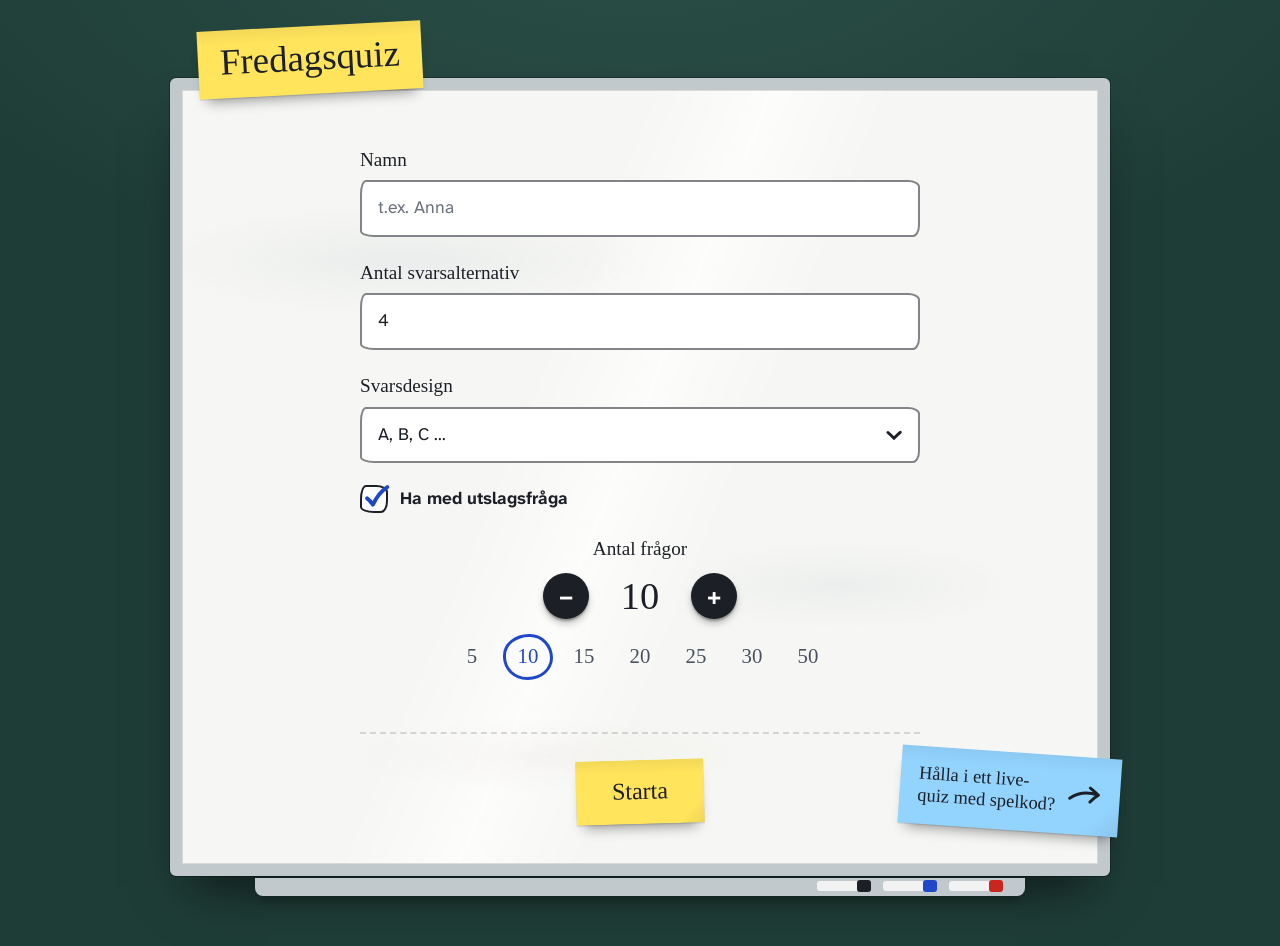
<file: index.html>
<!DOCTYPE html>
<html lang="sv">
<head>
  <meta charset="utf-8">
  <meta name="viewport" content="width=device-width, initial-scale=1">
  <title>Fredagsquiz &middot; Svarsformulär</title>
  <meta name="description" content="Svarsformulär för Fredagsquiz.">
  <meta name="theme-color" content="#1f3d37">
  <link rel="icon" href="data:image/svg+xml,<svg xmlns='http://www.w3.org/2000/svg' viewBox='0 0 100 100'><rect x='10' y='10' width='80' height='80' fill='%23ffe45c' transform='rotate(-6 50 50)'/><text x='50' y='72' font-size='60' text-anchor='middle' font-family='cursive' fill='%231c1f26'>?</text></svg>">
  <link rel="preconnect" href="https://fonts.googleapis.com">
  <link rel="preconnect" href="https://fonts.gstatic.com" crossorigin>
  <link href="https://fonts.googleapis.com/css2?family=Atkinson+Hyperlegible+Next:wght@400;600;700;800&family=Permanent+Marker&display=swap" rel="stylesheet">
  <link rel="stylesheet" href="styles.css">
</head>
<body>
  <header class="topbar">
    <div class="brand">
      <span class="brand__name">Fredagsquiz</span>
    </div>
  </header>

  <main class="main">

    <!-- 1. Uppstart -->
    <section class="panel panel--setup" id="view-setup" aria-labelledby="setup-title">

      <form class="setup" id="setup-form">
        <div class="field">
          <label class="field__label" for="name">Namn</label>
          <input class="input" type="text" id="name" name="name" maxlength="40"
                 placeholder="t.ex. Anna" autocomplete="name" spellcheck="false" required>
        </div>


        <div id="game-settings">
          <div class="field" id="answer-count-field">
            <label class="field__label" for="answer-count">Antal svarsalternativ</label>
            <input class="input" type="number" id="answer-count" name="answer-count"
                   value="4" min="1" max="10" step="1" inputmode="numeric">
          </div>

          <div class="field">
            <label class="field__label" for="answer-design">Svarsdesign</label>
            <div class="select-wrap">
              <select class="input select-wrap__select" id="answer-design" name="answer-design">
                <option value="letters">A, B, C ...</option>
                <option value="numbers">1, 2, 3 ...</option>
                <option value="text">Fritext</option>
              </select>
            </div>
          </div>

          <label class="check-field" for="elimination-question">
            <input type="checkbox" id="elimination-question" name="elimination-question" checked>
            <span>Ha med utslagsfråga</span>
          </label>

          <div class="field field--count">
            <span class="field__label" id="count-label">Antal fr&aring;gor</span> 
            <div class="counter">
              <button class="counter__btn" type="button" id="count-minus" aria-label="Minska antal fr&aring;gor">&minus;</button>
              <input class="counter__value" type="text" inputmode="numeric" id="count" name="count"
                     value="10" aria-labelledby="count-label" aria-describedby="count-hint">
              <button class="counter__btn" type="button" id="count-plus" aria-label="&Ouml;ka antal fr&aring;gor">+</button>
            </div>
            <p class="field__hint" id="count-hint"></p>
            <div class="chips" role="group" aria-label="Snabbval antal fr&aring;gor">
              <button class="chip" type="button" data-count="5">5</button>
              <button class="chip" type="button" data-count="10">10</button>
              <button class="chip" type="button" data-count="15">15</button>
              <button class="chip" type="button" data-count="20">20</button>
              <button class="chip" type="button" data-count="25">25</button>
              <button class="chip" type="button" data-count="30">30</button>
              <button class="chip" type="button" data-count="50">50</button>
            </div>
          </div>
        </div>

        <div class="actions actions--wrap" id="start-actions">
          <button class="btn btn--primary btn--lg" type="submit">
            Starta
          </button>
        </div>
      </form>
      <a class="crosslink" href="live/index.html">Hålla i ett live-quiz med spelkod?</a>
    </section>

    <!-- 2. Svarsformulär -->
    <section class="panel panel--sheet" id="view-sheet" aria-labelledby="sheet-title" hidden>
      <h2 class="sr-only" id="sheet-title">Dina svar</h2>

      <div class="toolbar">
        <div class="toolbar__who">
          <span class="avatar" id="who-avatar" aria-hidden="true">?</span>
          <span class="toolbar__name" id="who-name">Deltagare</span>
        </div>

        <div class="toolbar__progress">
          <div class="progress" id="progress" role="progressbar" aria-label="Besvarade fr&aring;gor"
               aria-valuemin="0" aria-valuemax="100" aria-valuenow="0">
            <span class="progress__bar" id="progress-bar"></span>
          </div>
          <span class="toolbar__meta">
            <strong id="answered-count">0</strong> av <strong id="total-count">0</strong> besvarade
          </span>
        </div>

        <div class="toolbar__count">
          <span class="toolbar__countlabel">Fr&aring;gor</span>
          <div class="counter counter--sm">
            <button class="counter__btn" type="button" id="sheet-minus" aria-label="Minska antal fr&aring;gor">&minus;</button>
            <span class="counter__value counter__value--static" id="sheet-count">10</span>
            <button class="counter__btn" type="button" id="sheet-plus" aria-label="&Ouml;ka antal fr&aring;gor">+</button>
          </div>
        </div>
      </div>

      <div class="hintbar" id="answer-hint">
        <span class="hintbar__sep" aria-hidden="true">&middot;</span>
        <span>kryssa i med tangentbordet &ndash; <kbd>&uarr;</kbd><kbd>&darr;</kbd> byter fr&aring;ga</span>
      </div>

      <div class="alert" id="unanswered-alert" hidden>
        <p class="alert__text" id="unanswered-text"></p>
        <div class="alert__actions">
          <button class="btn btn--ghost btn--sm" type="button" id="jump-first">Hoppa till f&ouml;rsta</button>
          <button class="btn btn--ghost btn--sm" type="button" id="send-anyway">gå vidare &auml;ndå</button>
        </div>
      </div>

      <ol class="questions" id="questions"></ol>

      <div class="actions">
        <button class="btn btn--ghost" type="button" id="back-to-setup">&larr; Tillbaka</button>
        <button class="btn btn--primary btn--lg" type="button" id="submit-answers">
          Klar
          <span class="btn__arrow" aria-hidden="true">&rarr;</span>
        </button>
      </div>
    </section>

    <!-- 3. Sammanfattning -->
    <section class="panel panel--summary" id="view-summary" aria-labelledby="summary-title" hidden>
      <!-- <div class="summary__badge" aria-hidden="true">Bra jobbat!&#127881;</div> -->
      <h2 class="panel__title" id="summary-title">Bra jobbat!&#127881;</h2>
      
      <!-- Metarutorna (Deltagare/Spelkod/Besvarade) är avstängda – ta bort kommentarerna för att visa dem igen
      <dl class="meta" id="summary-meta"></dl>
      -->

      <h3 class="summary__subtitle">Dina svar</h3>
      <p class="legend">
        <span class="legend__item legend__item--correct"><span class="legend__dot" aria-hidden="true">&#10003;</span>R&auml;tt</span>
        <span class="legend__item legend__item--wrong"><span class="legend__dot" aria-hidden="true">&#10007;</span>Fel</span>
        <span class="legend__item legend__item--none"><span class="legend__dot" aria-hidden="true">&middot;</span>Ej markerad</span>
      </p>
      <ol class="answergrid" id="answergrid"></ol>
      <ol class="answergrid elimination-summary" id="elimination-summary" hidden></ol>

    

      <div class="score">
        <label class="score__label" for="score">Antal r&auml;tt</label>
        <div class="score__field">
          <input class="score__input" type="text" inputmode="numeric" id="score" name="score"
               autocomplete="off" aria-describedby="score-hint" readonly>
          <span class="score__of">av <span id="score-max">0</span></span>
        </div>
      </div>

      <div class="actions actions--wrap">
        <button class="btn btn--ghost" type="button" id="edit-answers">Redigera svar</button>
        <button class="btn btn--quiet" type="button" id="restart">Börja om</button>
      </div>

    </section>

  </main>

  <canvas class="confetti" id="confetti" aria-hidden="true"></canvas>
  <div class="toast" id="toast" role="status" aria-live="polite" hidden></div>

  <script src="app.js"></script>
</body>
</html>
</file>
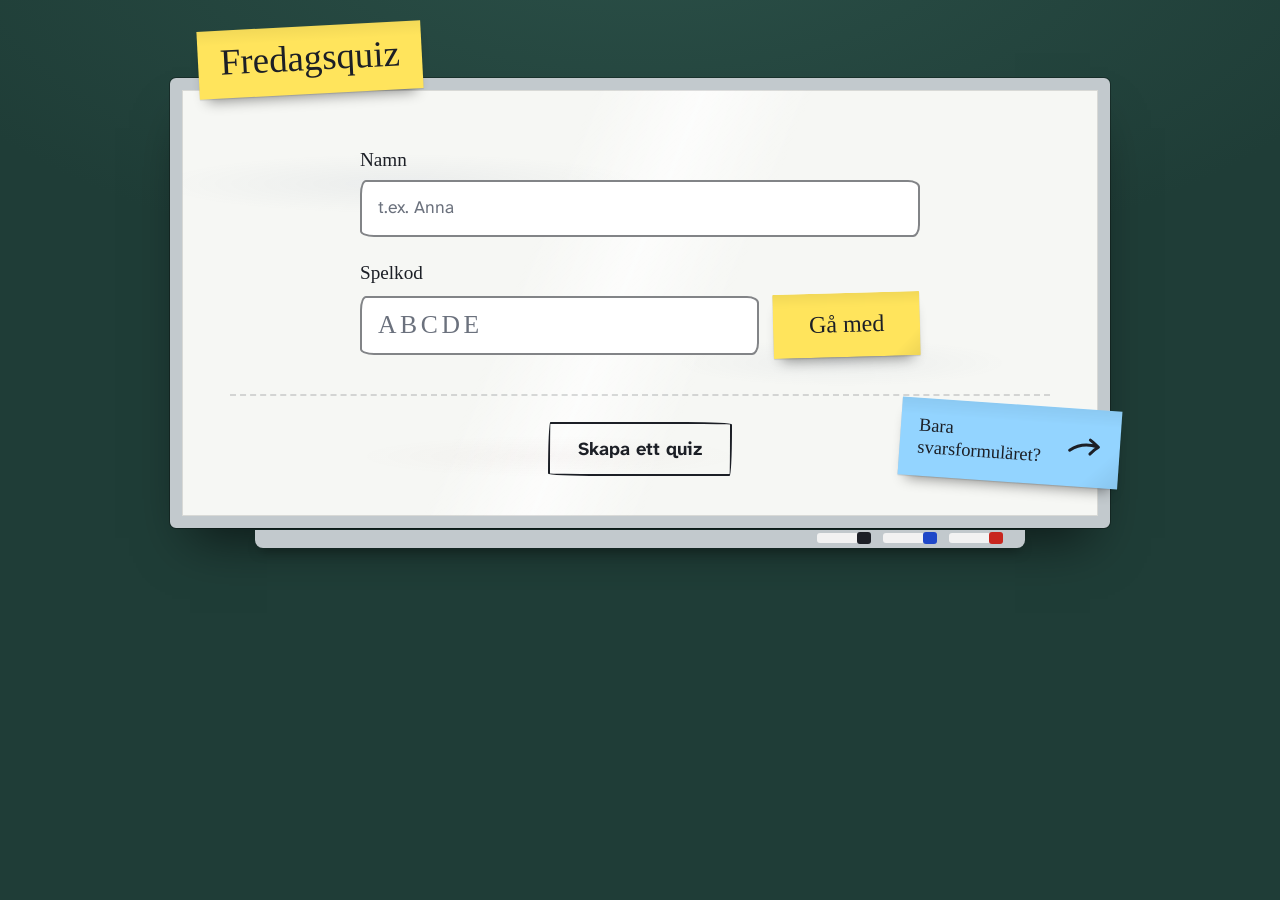
<file: live/index.html>
<!DOCTYPE html>
<html lang="sv">
<head>
  <meta charset="utf-8">
  <meta name="viewport" content="width=device-width, initial-scale=1">
  <title>Fredagsquiz &middot; Live</title>
  <meta name="description" content="Live-quiz för Fredagsquiz: värden visar frågorna, deltagarna svarar från mobilen.">
  <meta name="theme-color" content="#1f3d37">
  <link rel="icon" href="data:image/svg+xml,<svg xmlns='http://www.w3.org/2000/svg' viewBox='0 0 100 100'><rect x='10' y='10' width='80' height='80' fill='%23ffe45c' transform='rotate(-6 50 50)'/><text x='50' y='72' font-size='60' text-anchor='middle' font-family='cursive' fill='%231c1f26'>?</text></svg>">
  <link rel="preconnect" href="https://fonts.googleapis.com">
  <link rel="preconnect" href="https://fonts.gstatic.com" crossorigin>
  <link href="https://fonts.googleapis.com/css2?family=Atkinson+Hyperlegible+Next:wght@400;600;700;800&family=Permanent+Marker&display=swap" rel="stylesheet">
  <link rel="stylesheet" href="../styles.css">
</head>
<body>
  <header class="topbar">
    <div class="brand">
      <span class="brand__name">Fredagsquiz</span>
    </div>
  </header>

  <main class="main">

    <!-- 1. Start: gå med eller skapa quiz -->
    <section class="panel" id="view-start" aria-labelledby="start-title">
      <h1 class="sr-only" id="start-title">Live-quiz</h1>
      <form class="setup" id="join-form">
        <div class="field">
          <label class="field__label" for="name">Namn</label>
          <input class="input" type="text" id="name" maxlength="40"
                 placeholder="t.ex. Anna" autocomplete="name" spellcheck="false" required>
        </div>
        <div class="field">
          <label class="field__label" for="game-code">Spelkod</label>
          <div class="game-code-row">
            <input class="input" type="text" id="game-code" maxlength="5" required
                   placeholder="ABCDE" autocomplete="off" spellcheck="false" autocapitalize="characters">
            <button class="btn btn--primary btn--lg" type="submit" id="join-game">G&aring; med</button>
          </div>
          <p class="field__hint" id="join-status" aria-live="polite"></p>
        </div>
      </form>
      <div class="actions actions--wrap">
        <button class="btn btn--ghost btn--lg" type="button" id="open-editor">Skapa ett quiz</button>
      </div>
      <a class="crosslink" href="../">Bara svarsformul&auml;ret?</a>
    </section>

    <!-- 2. Quizredigerare (värd) -->
    <section class="panel" id="view-editor" aria-labelledby="editor-title" hidden>
      <div class="panel__intro">
        <h2 class="panel__title" id="editor-title">Skapa quiz</h2>
      </div>
      <form class="setup" id="editor-form" novalidate>
        <div class="field">
          <label class="field__label" for="quiz-title">Titel</label>
          <input class="input" type="text" id="quiz-title" maxlength="100" placeholder="t.ex. Fredag v47">
        </div>
        <div class="live-settings">
          <div class="field">
            <label class="field__label" for="quiz-timer">Tid per fr&aring;ga</label>
            <div class="select-wrap">
              <select class="input select-wrap__select" id="quiz-timer">
                <option value="0">Ingen timer</option>
                <option value="10">10 s</option>
                <option value="20">20 s</option>
                <option value="30">30 s</option>
                <option value="60">60 s</option>
              </select>
            </div>
          </div>
          <div class="field">
            <label class="field__label" for="quiz-scoring">Po&auml;ng</label>
            <div class="select-wrap">
              <select class="input select-wrap__select" id="quiz-scoring">
                <option value="correct">R&auml;tt/fel (1 p per r&auml;tt)</option>
                <option value="speed">Snabbhet (max 1000 p)</option>
              </select>
            </div>
            <p class="field__hint" id="scoring-hint"></p>
          </div>
        </div>

        <details class="ai-gen">
          <summary class="field__label">Skapa fr&aring;gor med AI</summary>
          <div class="live-settings">
            <div class="field">
              <label class="field__label" for="ai-topic">&Auml;mne</label>
              <input class="input" type="text" id="ai-topic" maxlength="100" placeholder="t.ex. svensk musik p&aring; 90-talet">
            </div>
            <div class="field">
              <label class="field__label" for="ai-count">Antal fr&aring;gor</label>
              <input class="input" type="number" id="ai-count" min="1" max="50" value="10">
            </div>
            <div class="field">
              <label class="field__label" for="ai-level">Sv&aring;righet</label>
              <div class="select-wrap">
                <select class="input select-wrap__select" id="ai-level">
                  <option>l&auml;tt</option>
                  <option selected>medel</option>
                  <option>sv&aring;r</option>
                </select>
              </div>
            </div>
          </div>
          <div class="actions actions--wrap">
            <button class="btn btn--ghost" type="button" data-ai-url="https://chatgpt.com/?q=">1. &Ouml;ppna i ChatGPT</button>
            <button class="btn btn--ghost" type="button" data-ai-url="https://claude.ai/new?q=">1. &Ouml;ppna i Claude</button>
            <button class="btn btn--ghost" type="button" id="ai-copy">1. Kopiera prompten</button>
          </div>
          <div class="field">
            <label class="field__label" for="ai-answer">2. Klistra in AI:ns svar</label>
            <textarea class="input ai-gen__answer" id="ai-answer" rows="5" placeholder='{"title": "...", "questions": [...]}'></textarea>
          </div>
          <div class="actions actions--wrap">
            <button class="btn btn--ghost" type="button" id="ai-use">3. Anv&auml;nd fr&aring;gorna</button>
          </div>
        </details>

        <ol class="live-editor" id="editor-questions"></ol>

        <div class="actions actions--wrap">
          <button class="btn btn--ghost" type="button" id="add-question">+ L&auml;gg till fr&aring;ga</button>
          <button class="btn btn--quiet" type="button" id="export-quiz">Exportera JSON</button>
          <label class="btn btn--quiet" for="import-quiz">Importera JSON</label>
          <input class="sr-only" type="file" id="import-quiz" accept="application/json,.json">
        </div>
        <p class="field__hint" id="editor-status" aria-live="polite"></p>
        <div class="actions actions--wrap">
          <button class="btn btn--ghost btn--lg" type="button" id="editor-back">Tillbaka</button>
          <button class="btn btn--primary btn--lg" type="submit" id="create-game">Skapa spel</button>
        </div>
      </form>
    </section>

    <!-- 3. Värd -->
    <section class="panel panel--host" id="view-host" aria-labelledby="host-title" hidden>
      <div id="host-lobby">
        <div class="panel__intro">
          <h2 class="panel__title" id="host-title">G&aring; med p&aring; spelkoden</h2>
        </div>
        <div class="host-share">
          <div class="host-code" aria-live="polite">
            <strong class="host-code__value" id="host-game-code">-----</strong>
          </div>
          <div class="host-qr" id="host-qr" hidden>
            <div class="host-qr__code" id="host-qr-code" aria-hidden="true"></div>
            <p class="host-qr__text">Skanna f&ouml;r att g&aring; med</p>
          </div>
          <p class="host-qr-note" id="host-qr-note" hidden></p>
        </div>
        <section class="host-players" aria-labelledby="host-players-title">
          <h3 class="host-players__title" id="host-players-title">
            Med i spelet <span class="host-players__count" id="host-players-count">0</span>
          </h3>
          <ul class="host-players__list" id="host-players-list"></ul>
        </section>
        <div class="actions actions--wrap">
          <button class="btn btn--primary btn--lg" type="button" id="start-quiz">Starta quiz</button>
        </div>
      </div>

      <div id="host-stage" aria-live="polite"></div>

      <div class="actions actions--wrap">
        <button class="btn btn--quiet" type="button" id="end-game">Avsluta spel</button>
        <button class="btn btn--ghost" type="button" id="host-new-game" hidden>Nytt quiz</button>
      </div>
    </section>

    <!-- 4. Deltagare -->
    <section class="panel" id="view-player" aria-labelledby="player-title" hidden>
      <p class="player-tag" id="player-title"><span class="sr-only">Fredagsquiz &middot; </span><span id="player-name"></span></p>
      <div id="player-stage" aria-live="polite"></div>
      <div class="actions actions--wrap">
        <button class="btn btn--quiet btn--sm" type="button" id="leave-game">L&auml;mna spelet</button>
      </div>
    </section>

  </main>

  <canvas class="confetti" id="confetti" aria-hidden="true"></canvas>
  <div class="toast" id="toast" role="status" aria-live="polite" hidden></div>

  <script src="../qrcode.js"></script>
  <script src="app.js"></script>
</body>
</html>
</file>
<file: styles.css>
/* =========================================================
   Fredagsquiz · Whiteboarden i mötesrummet
   - Sidan är en whiteboard i aluminiumram på en mörkgrön vägg.
   - Allt skrivs med svart penna. EN blå penna markerar det som är
     aktivt just nu. Grön bock = rätt, röd överstrykning = fel.
   - Post-it-lappar är svarsalternativ, huvudknappar och notiser.
   - Runda magneter är deltagare och +/- knappar.
   ========================================================= */

:root {
  color-scheme: light;

  /* Vägg och tavla */
  --wall:       #1f3d37;
  --wall-light: #2b5048;
  --board:      #f6f7f4;
  --board-hi:   #ffffff;
  --frame-1:    #e4e8ea;
  --frame-2:    #c2c9cd;
  --frame-3:    #a9b2b7;

  /* Pennor */
  --ink:       #1c1f26;
  --ink-soft:  #4a5160;   /* 7.6:1 mot tavlan */
  --muted:     #5c6371;   /* 5.9:1 mot tavlan */
  --ghost:     rgba(28, 31, 38, 0.16);
  --blue:      #1f48c8;   /* den aktiva pennan */
  --blue-soft: rgba(31, 72, 200, 0.10);
  --red:       #c8261e;
  --red-soft:  rgba(200, 38, 30, 0.10);
  --green:     #127a45;
  --green-soft: rgba(18, 122, 69, 0.12);

  /* Post-it */
  --note-yellow: #ffe45c;
  --note-pink:   #ffa3c6;
  --note-blue:   #93d4ff;
  --note-green:  #b9ef9c;
  --note-orange: #ffbd6b;
  --note-lilac:  #cfbcff;

  /* Handritade former: ingen linje är helt rak */
  --hand-box:  255px 12px 225px 12px / 12px 225px 12px 255px;
  --hand-box2: 12px 225px 12px 255px / 255px 12px 225px 12px;
  --hand-ring: 52% 46% 50% 48% / 46% 52% 48% 50%;
  --hand-soft: 6px 12px 7px 14px / 14px 7px 12px 6px;

  --note-shadow: 0 1px 1px rgba(0, 0, 0, 0.12), 0 10px 14px -8px rgba(0, 0, 0, 0.45);
  --note-shadow-lift: 0 2px 2px rgba(0, 0, 0, 0.10), 0 18px 22px -10px rgba(0, 0, 0, 0.45);
  --magnet-shadow: 0 2px 2px rgba(0, 0, 0, 0.25), 0 5px 8px -2px rgba(0, 0, 0, 0.35);

  --font-marker: "Permanent Marker", "Segoe Print", "Bradley Hand", cursive;
  --font-body:   "Atkinson Hyperlegible Next", "Atkinson Hyperlegible", system-ui, -apple-system, "Segoe UI", sans-serif;

  /* Mask-ikoner: handritad bock och kryss */
  --icon-tick: url("data:image/svg+xml,%3Csvg xmlns='http://www.w3.org/2000/svg' viewBox='0 0 24 24'%3E%3Cpath d='M3.5 13.2c2 1.4 3.6 3.2 5 5.4C11.6 12 15.4 7.1 20.8 3.6' fill='none' stroke='%23000' stroke-width='3.4' stroke-linecap='round' stroke-linejoin='round'/%3E%3C/svg%3E");
  --icon-cross: url("data:image/svg+xml,%3Csvg xmlns='http://www.w3.org/2000/svg' viewBox='0 0 24 24'%3E%3Cpath d='M5 4.6c4.6 4.4 9 9.4 14.2 15M19.4 4.2C14.2 8.6 9.6 14 4.6 19.6' fill='none' stroke='%23000' stroke-width='3.4' stroke-linecap='round'/%3E%3C/svg%3E");
}

* { box-sizing: border-box; }

/* Måste ligga efter alla display-regler för att täcka t.ex. .alert { display: flex } */
[hidden] { display: none !important; }

html {
  -webkit-text-size-adjust: 100%;
  scrollbar-width: thin;
  scrollbar-color: #7f9a93 var(--wall);
}

::-webkit-scrollbar { width: 12px; height: 12px; }
::-webkit-scrollbar-track { background: var(--wall); }
::-webkit-scrollbar-thumb { background: #7f9a93; border: 3px solid var(--wall); border-radius: 999px; }

::selection { background: rgba(255, 228, 92, 0.85); color: var(--ink); }

body {
  margin: 0;
  min-height: 100vh;
  display: flex;
  flex-direction: column;
  font-family: var(--font-body);
  font-size: 1.0625rem; /* 17px, men följer användarens textstorlek */
  line-height: 1.5;
  color: var(--ink);
  caret-color: var(--blue);
  /* Mötesrumsvägg med takbelysning ovanifrån */
  background:
    radial-gradient(90% 60% at 50% -10%, var(--wall-light), transparent 70%),
    var(--wall);
  overflow-x: hidden;
}

h1, h2, h3 { margin: 0; line-height: 1.1; font-weight: 400; }

a { color: var(--blue); text-decoration-thickness: 2px; text-underline-offset: 4px; }
a:hover { text-decoration-style: wavy; }

.sr-only {
  position: absolute;
  width: 1px; height: 1px;
  padding: 0; margin: -1px;
  overflow: hidden;
  clip: rect(0 0 0 0);
  white-space: nowrap;
  border: 0;
}

/* ---------- Header: en post-it på väggen ---------- */

.topbar {
  width: min(980px, 100%);
  margin: 0 auto;
  padding: 26px 20px 0;
}

.brand {
  display: inline-block;
  position: relative;
  z-index: 2;
  margin: 0 0 -26px 28px;
  padding: 14px 22px 16px;
  background:
    linear-gradient(180deg, rgba(0, 0, 0, 0.05), transparent 22%),
    var(--note-yellow);
  box-shadow: var(--note-shadow);
  transform: rotate(-3deg);
}

.brand__name {
  font-family: var(--font-marker);
  font-size: clamp(1.6rem, 5vw, 2.3rem);
  line-height: 1;
  color: var(--ink);
}

/* ---------- Tavlan ---------- */

.main {
  flex: 1;
  width: min(980px, 100%);
  margin: 0 auto;
  padding: 0 20px 70px;
}

.panel {
  position: relative;
  padding: clamp(40px, 5vw, 56px) clamp(22px, 4.5vw, 48px) clamp(26px, 4vw, 40px);
  border: 12px solid var(--frame-2);
  border-radius: 6px;
  background:
    /* spöken av gamla suddade anteckningar */
    radial-gradient(38% 10% at 24% 22%, rgba(60, 80, 120, 0.06), transparent 70%),
    radial-gradient(26% 8% at 72% 64%, rgba(60, 80, 120, 0.05), transparent 70%),
    radial-gradient(30% 7% at 40% 86%, rgba(120, 60, 60, 0.035), transparent 70%),
    /* blank yta */
    linear-gradient(112deg, transparent 38%, rgba(255, 255, 255, 0.7) 48%, transparent 58%),
    var(--board);
  box-shadow:
    inset 0 0 0 1px rgba(0, 0, 0, 0.12),
    0 0 0 1px rgba(0, 0, 0, 0.3),
    0 30px 50px -20px rgba(0, 0, 0, 0.6);
}

/* Pennhyllan under tavlan, med tre pennor */
.panel::after {
  content: "";
  position: absolute;
  left: 8%;
  right: 8%;
  bottom: -32px;
  height: 18px;
  background:
    url("data:image/svg+xml,%3Csvg xmlns='http://www.w3.org/2000/svg' width='190' height='12' viewBox='0 0 190 12'%3E%3Crect x='0' y='1' width='42' height='10' rx='3' fill='%23f2f2f2'/%3E%3Crect x='40' y='0' width='14' height='12' rx='3' fill='%231c1f26'/%3E%3Crect x='66' y='1' width='42' height='10' rx='3' fill='%23f2f2f2'/%3E%3Crect x='106' y='0' width='14' height='12' rx='3' fill='%231f48c8'/%3E%3Crect x='132' y='1' width='42' height='10' rx='3' fill='%23f2f2f2'/%3E%3Crect x='172' y='0' width='14' height='12' rx='3' fill='%23c8261e'/%3E%3C/svg%3E") no-repeat right 18px top 2px / auto 12px,
    var(--frame-2);
  border-radius: 0 0 8px 8px;
  box-shadow: 0 8px 12px -6px rgba(0, 0, 0, 0.5);
}

.panel__title {
  font-family: var(--font-marker);
  font-size: clamp(2rem, 5.4vw, 3.3rem);
  line-height: 1.05;
  text-wrap: balance;
}

.panel__lead {
  margin: 12px 0 0;
  max-width: 60ch;
  color: var(--ink-soft);
  font-size: 1.1rem;
}

/* Liten handskriven notering, t.ex. "Fråga 3 av 10" */
.panel__eyebrow {
  margin: 0 0 8px;
  font-family: var(--font-marker);
  font-size: 1.15rem;
  color: var(--ink-soft);
}

.panel__intro { text-align: center; }

/* Deltagarens namn som en magnet med namnlapp */
.player-tag {
  display: flex;
  align-items: center;
  gap: 8px;
  margin: 0 0 14px;
  font-family: var(--font-marker);
  font-size: 1.15rem;
}

.player-tag::before {
  content: '';
  width: 22px;
  height: 22px;
  border-radius: 50%;
  background: var(--blue);
  box-shadow: var(--magnet-shadow);
}

/* Signaturen: pennan skriver fram texten från vänster */
@keyframes write {
  from { clip-path: inset(-20% 100% -20% 0); }
  to   { clip-path: inset(-20% 0 -20% 0); }
}

@keyframes draw-x {
  from { transform: scaleX(0); }
  to   { transform: scaleX(1); }
}

/* ---------- Spelkoden ---------- */

.host-code {
  display: grid;
  gap: 4px;
  margin: 28px 0;
  text-align: center;
}

.host-code__label {
  font-family: var(--font-marker);
  font-size: 1.3rem;
  color: var(--ink-soft);
}

.host-code__value {
  font-family: var(--font-marker);
  font-size: clamp(3.6rem, 15vw, 9.5rem);
  font-weight: 400;
  letter-spacing: 0.06em;
  line-height: 1;
  color: var(--blue);
  transform: rotate(-2deg);
  animation: write 0.9s cubic-bezier(0.3, 0.7, 0.3, 1) both;
}

/* Spelkod + QR-lapp sida vid sida (QR under koden på smala skärmar) */
.host-share {
  display: flex;
  flex-wrap: wrap;
  align-items: center;
  justify-content: center;
  gap: 18px 36px;
  margin: 26px 0 30px;
}

.host-share .host-code {
  flex: 1 1 300px;
  min-width: 0;
  margin: 0;
}

.host-qr {
  flex: 0 0 auto;
  display: grid;
  justify-items: center;
  gap: 8px;
  padding: 16px 16px 12px;
  background:
    linear-gradient(180deg, rgba(0, 0, 0, 0.05), transparent 18%),
    var(--note-yellow);
  box-shadow: var(--note-shadow);
  transform: rotate(2.5deg);
}

.host-qr__code svg {
  display: block;
  width: 168px;
  height: 168px;
}

.host-qr__text {
  margin: 0;
  font-family: var(--font-marker);
  font-size: 1.05rem;
  color: var(--ink);
}

.host-qr-note {
  flex: 1 1 100%;
  margin: 0;
  text-align: center;
  font-size: 0.95rem;
  color: var(--muted);
}

/* ---------- Deltagare: magneter med namn ---------- */

.host-players {
  margin-top: 24px;
  padding-top: 22px;
  border-top: 2px dashed var(--ghost);
}

.host-players__title {
  display: flex;
  align-items: center;
  justify-content: center;
  gap: 12px;
  font-family: var(--font-marker);
  font-size: 1.5rem;
}

.host-players__count {
  display: inline-grid;
  place-items: center;
  min-width: 40px;
  height: 40px;
  padding: 0 8px;
  border: 3px solid var(--blue);
  border-radius: var(--hand-ring);
  color: var(--blue);
  font-size: 1.3rem;
}

.host-players__progress {
  margin: 10px 0 0;
  text-align: center;
  color: var(--ink-soft);
  font-size: 1.05rem;
}

.host-players__list {
  display: flex;
  flex-wrap: wrap;
  justify-content: center;
  gap: 12px 22px;
  margin: 18px 0 0;
  padding: 0;
  list-style: none;
}

.host-players__item {
  display: inline-flex;
  align-items: center;
  gap: 9px;
  max-width: 100%;
  font-weight: 700;
  font-size: 1.15rem;
  animation: snap-on 0.35s cubic-bezier(0.16, 1, 0.3, 1) both;
}

.host-players__item.is-seen { animation: none; }

@keyframes snap-on {
  from { opacity: 0; transform: translateY(-10px) scale(1.15); }
  to   { opacity: 1; transform: none; }
}

/* En rund magnet. Färgen roterar mellan deltagarna. */
.host-players__avatar,
.avatar {
  --magnet: var(--red);
  display: grid;
  place-items: center;
  flex: none;
  width: 34px;
  height: 34px;
  border-radius: 50%;
  background: var(--magnet);
  box-shadow: var(--magnet-shadow);
  color: #fff;
  font-family: var(--font-marker);
  font-size: 0.95rem;
  text-transform: uppercase;
}

/* Samma färg för samma spelare i lobbyn och topplistan (index i joined) */
.magnet--1 { --magnet: var(--blue); }
.magnet--2 { --magnet: var(--green); }
.magnet--3 { --magnet: #e0a400; color: var(--ink); }
.magnet--4 { --magnet: #6b3fb8; }
.magnet--5 { --magnet: #20242c; }

.host-result__name { display: inline-flex; align-items: center; gap: 10px; }
.host-result__name .host-players__avatar { width: 1.4em; height: 1.4em; font-size: 0.7em; }

.host-players__name { overflow-wrap: anywhere; }

/* Den som redan skickat in får en grön bock */
.host-players__item--submitted .host-players__name { color: var(--green); }

.host-players__check {
  color: var(--green);
  font-family: var(--font-marker);
}

/* ---------- Topplista: skriven på tavlan ---------- */

.host-result {
  --rb-gap: 6px;
  --rb-width: 600px;
  --rb-rank: clamp(42px, 9vw, 54px);
  --rb-name: clamp(1.2rem, 3.6vw, 1.65rem);
  --rb-score: clamp(1.4rem, 4.4vw, 2.1rem);
  --rb-tie: clamp(0.95rem, 2.6vw, 1.1rem);

  margin-top: 30px;
  text-align: center;
}

.host-result h3,
.host-result p { margin: 0; }

.host-result h3 {
  font-family: var(--font-marker);
  font-size: 1.6rem;
}

.host-result__list {
  display: grid;
  gap: var(--rb-gap);
  max-width: var(--rb-width);
  margin: 14px auto 0;
  padding: 0;
  list-style: none;
}

.host-result__item {
  display: grid;
  grid-template-columns: auto minmax(0, 1fr) auto;
  align-items: center;
  gap: clamp(12px, 3vw, 20px);
  padding: 10px clamp(12px, 2.6vw, 18px);
  border-bottom: 2px dashed var(--ghost);
  text-align: left;
}

/* Ettan får en egen post-it bakom raden */
.host-result__item--1 {
  margin: 4px 0 8px;
  padding-block: 14px;
  border-bottom: 0;
  background:
    linear-gradient(180deg, rgba(0, 0, 0, 0.05), transparent 25%),
    var(--note-yellow);
  box-shadow: var(--note-shadow);
  transform: rotate(-0.8deg);
}

.host-result__rank {
  display: grid;
  place-items: center;
  width: var(--rb-rank);
  height: var(--rb-rank);
  border: 3px solid currentColor;
  border-radius: var(--hand-ring);
  font-family: var(--font-marker);
  font-size: calc(var(--rb-rank) * 0.48);
  line-height: 1;
  color: var(--ink-soft);
}

.host-result__item--1 .host-result__rank,
.host-result__item--2 .host-result__rank,
.host-result__item--3 .host-result__rank { color: var(--ink); }

.host-result__item--1 .host-result__rank { border-width: 4px; }

.host-result__body {
  display: grid;
  justify-items: start;
  gap: 6px;
  min-width: 0;
}

.host-result__name {
  font-size: var(--rb-name);
  font-weight: 800;
  line-height: 1.15;
  overflow-wrap: anywhere;
}

/* Utslagssvaret – ligger kvar under namnet */
.host-result__tie {
  display: inline-flex;
  align-items: baseline;
  flex-wrap: wrap;
  gap: 8px;
  max-width: 100%;
  padding: 4px 12px;
  border: 2px dashed var(--ink-soft);
  border-radius: var(--hand-box);
  color: var(--ink);
  font-size: var(--rb-tie);
  font-weight: 700;
  line-height: 1.3;
  overflow-wrap: anywhere;
}

.host-result__tie-label {
  font-family: var(--font-marker);
  font-weight: 400;
  color: var(--ink-soft);
}

.host-result__score {
  font-family: var(--font-marker);
  font-size: var(--rb-score);
  line-height: 1;
  white-space: nowrap;
  text-align: right;
  font-variant-numeric: tabular-nums;
}

.host-result__of {
  margin-left: 0.2em;
  font-family: var(--font-body);
  font-size: 0.42em;
  font-weight: 700;
  color: var(--muted);
}

/* Efter att spelet avslutats försvinner allt som inte längre behövs */
.panel--host.panel--finished {
  display: flex;
  flex-direction: column;
}

.panel--host.panel--finished .panel__intro,
.panel--host.panel--finished .host-share,
.panel--host.panel--finished .host-code,
.panel--host.panel--finished .host-players,
.panel--host.panel--finished .host-actions__copy,
.panel--host.panel--finished .host-actions__end {
  display: none;
}

.panel--host:not(.panel--finished) .host-actions__new { display: none; }

.panel--host.panel--finished .host-result { order: 1; }
.panel--host.panel--finished .host-actions { order: 2; }

.panel--host.panel--finished .host-result {
  --rb-gap: 10px;
  --rb-width: 760px;
  --rb-rank: clamp(52px, 11vw, 76px);
  --rb-name: clamp(1.5rem, 4.6vw, 2.3rem);
  --rb-score: clamp(1.8rem, 5.6vw, 3rem);
  --rb-tie: clamp(1.05rem, 3.1vw, 1.35rem);
  margin-top: 0;
}

.live-final > .panel__eyebrow {
  font-size: clamp(1.6rem, 4.4vw, 2.6rem);
  color: var(--ink);
}

/* ---------- Formulärfält ---------- */

.setup {
  display: grid;
  gap: 22px;
  margin: 0 auto;
  max-width: 560px;
}

.panel__intro + .setup { margin-top: 26px; }

.field { display: grid; gap: 6px; }

#game-settings {
  display: grid;
  gap: 22px;
}

.field__label {
  font-family: var(--font-marker);
  font-size: 1.2rem;
  color: var(--ink);
}

.field__hint {
  margin: 0;
  font-size: 0.95rem;
  color: var(--muted);
}

/* Länken till den andra delen: en blå post-it fastsatt i tavlans hörn */
.crosslink {
  position: absolute;
  right: -22px;
  bottom: 34px;
  z-index: 2;
  display: flex;
  align-items: center;
  gap: 10px;
  max-width: 220px;
  padding: 16px 18px 18px;
  font: 400 1.15rem/1.2 var(--font-marker);
  color: var(--ink);
  text-decoration: none;
  background:
    linear-gradient(180deg, rgba(0, 0, 0, 0.05), transparent 22%),
    linear-gradient(315deg, rgba(0, 0, 0, 0.07), transparent 14%),
    var(--note-blue);
  box-shadow: var(--note-shadow);
  transform: rotate(4deg);
  transition: transform 0.2s cubic-bezier(0.16, 1, 0.3, 1), box-shadow 0.2s;
}

/* Handritad pil */
.crosslink::after {
  content: '';
  flex: none;
  width: 34px;
  height: 22px;
  background: currentColor;
  -webkit-mask: url("data:image/svg+xml,%3Csvg xmlns='http://www.w3.org/2000/svg' viewBox='0 0 34 22'%3E%3Cpath d='M2 15c8-6 17-8 28-5M22 3.5c3 2 5.6 4 8.5 6.6-3 2-5.6 4.4-8 7.4' fill='none' stroke='%23000' stroke-width='3' stroke-linecap='round' stroke-linejoin='round'/%3E%3C/svg%3E") center / contain no-repeat;
  mask: url("data:image/svg+xml,%3Csvg xmlns='http://www.w3.org/2000/svg' viewBox='0 0 34 22'%3E%3Cpath d='M2 15c8-6 17-8 28-5M22 3.5c3 2 5.6 4 8.5 6.6-3 2-5.6 4.4-8 7.4' fill='none' stroke='%23000' stroke-width='3' stroke-linecap='round' stroke-linejoin='round'/%3E%3C/svg%3E") center / contain no-repeat;
  transition: transform 0.2s cubic-bezier(0.16, 1, 0.3, 1);
}

/* Lyft bara med riktig muspekare – på touch fastnar :hover efter tryck */
@media (hover: hover) {
  .crosslink:hover { color: var(--ink); text-decoration: none; transform: rotate(1deg) translateY(-4px); box-shadow: var(--note-shadow-lift); }
  .crosslink:hover::after { transform: translateX(4px); }
}
.crosslink:focus-visible { outline: 3px solid var(--blue); outline-offset: 4px; }

/* Smalare skärmar: lappen sitter under formuläret i stället för i hörnet */
@media (max-width: 1100px) {
  .crosslink {
    position: static;
    width: max-content;
    max-width: 100%;
    margin: 30px auto 0;
    transform: rotate(-1.5deg);
  }
}

.input {
  width: 100%;
  padding: 13px 16px;
  font: inherit;
  font-size: 1.1rem;
  color: var(--ink);
  background: var(--board-hi);
  border: 2.5px solid rgba(28, 31, 38, 0.55);
  border-radius: var(--hand-soft);
  transition: border-color 0.15s, box-shadow 0.15s;
}

.input::placeholder { color: #6b717d; }

.input:hover { border-color: var(--ink); }

.input:focus-visible {
  outline: none;
  border-color: var(--blue);
  box-shadow: 0 0 0 4px var(--blue-soft);
}

#game-code {
  font-family: var(--font-marker);
  font-size: 1.6rem;
  letter-spacing: 0.14em;
  padding-block: 8px;
  text-transform: uppercase;
}

#game-code::placeholder { letter-spacing: 0.14em; }

.input[type="number"] {
  appearance: textfield;
  -moz-appearance: textfield;
}

.input[type="number"]::-webkit-inner-spin-button,
.input[type="number"]::-webkit-outer-spin-button {
  margin: 0;
  -webkit-appearance: none;
}

.select-wrap { position: relative; }

.select-wrap__select {
  padding-right: 44px;
  appearance: none;
  -webkit-appearance: none;
  cursor: pointer;
}

.select-wrap::after {
  position: absolute;
  top: 50%;
  right: 18px;
  width: 16px;
  height: 12px;
  background: var(--ink);
  -webkit-mask: url("data:image/svg+xml,%3Csvg xmlns='http://www.w3.org/2000/svg' viewBox='0 0 16 12'%3E%3Cpath d='M2 3.5c2 1.8 4 3.8 6 5.8 2-2.2 4-4.2 6.2-6' fill='none' stroke='%23000' stroke-width='3' stroke-linecap='round' stroke-linejoin='round'/%3E%3C/svg%3E") center / contain no-repeat;
  mask: url("data:image/svg+xml,%3Csvg xmlns='http://www.w3.org/2000/svg' viewBox='0 0 16 12'%3E%3Cpath d='M2 3.5c2 1.8 4 3.8 6 5.8 2-2.2 4-4.2 6.2-6' fill='none' stroke='%23000' stroke-width='3' stroke-linecap='round' stroke-linejoin='round'/%3E%3C/svg%3E") center / contain no-repeat;
  content: '';
  pointer-events: none;
  transform: translateY(-50%);
}

/* Kryssruta: ritad ruta, blå bock */
.check-field {
  display: flex;
  align-items: center;
  gap: 12px;
  width: max-content;
  max-width: 100%;
  font-weight: 700;
  font-size: 1.08rem;
  cursor: pointer;
}

.check-field input {
  position: relative;
  flex: none;
  width: 28px;
  height: 28px;
  margin: 0;
  appearance: none;
  border: 2.5px solid var(--ink);
  border-radius: var(--hand-soft);
  background: var(--board-hi);
  cursor: pointer;
}

.check-field input::after {
  content: '';
  position: absolute;
  inset: -4px -6px 0 0;
  background: var(--blue);
  -webkit-mask: var(--icon-tick) center / contain no-repeat;
  mask: var(--icon-tick) center / contain no-repeat;
  clip-path: inset(0 100% 0 0);
  transition: clip-path 0.25s ease-out;
}

.check-field input:checked::after { clip-path: inset(0); }

.check-field input:focus-visible {
  outline: 3px solid var(--blue);
  outline-offset: 3px;
}

.game-code-row {
  display: grid;
  grid-template-columns: minmax(0, 1fr) auto;
  gap: 14px;
  align-items: center;
}

.game-code-row .btn { white-space: nowrap; }

.field--count { justify-items: center; }

/* Antalräknare: två magneter och en siffra */
.counter {
  display: inline-flex;
  align-items: center;
  gap: 6px;
  width: max-content;
}

.field--count > .counter { margin-inline: auto; }

.counter__btn {
  --magnet: var(--ink);
  width: 46px;
  height: 46px;
  font: 700 1.5rem/1 var(--font-body);
  color: #fff;
  background: var(--magnet);
  border: 0;
  border-radius: 50%;
  box-shadow: var(--magnet-shadow);
  cursor: pointer;
  transition: transform 0.12s, box-shadow 0.12s;
}

.counter__btn:hover:not(:disabled) { --magnet: var(--blue); }
.counter__btn:active:not(:disabled) { transform: translateY(2px); box-shadow: 0 1px 1px rgba(0, 0, 0, 0.3); }
.counter__btn:disabled { opacity: 0.3; cursor: not-allowed; }
.counter__btn:focus-visible { outline: 3px solid var(--blue); outline-offset: 3px; }

.counter--sm .counter__btn { width: 34px; height: 34px; font-size: 1.15rem; }

.counter__value {
  width: 90px;
  padding: 4px;
  font: 400 2.4rem/1 var(--font-marker);
  text-align: center;
  color: var(--ink);
  background: transparent;
  border: 0;
  font-variant-numeric: tabular-nums;
}

.counter--sm .counter__value { width: 56px; font-size: 1.6rem; }

.counter__value--static { display: inline-block; }

.counter__value:focus-visible {
  outline: 3px solid var(--blue);
  outline-offset: 2px;
  border-radius: var(--hand-soft);
}

/* Snabbval: siffror skrivna på tavlan, vald får en blå ring */
.chips {
  display: flex;
  flex-wrap: wrap;
  justify-content: center;
  gap: 4px 6px;
}

.chip {
  min-width: 50px;
  height: 46px;
  padding: 0 8px;
  font: 400 1.3rem/1 var(--font-marker);
  color: var(--ink-soft);
  background: transparent;
  border: 3px solid transparent;
  border-radius: var(--hand-ring);
  cursor: pointer;
  transition: color 0.15s, border-color 0.15s;
}

.chip:hover { color: var(--ink); border-color: var(--ghost); }

.chip[aria-pressed="true"] {
  color: var(--blue);
  border-color: var(--blue);
}

.chip:focus-visible { outline: 3px solid var(--blue); outline-offset: 2px; }

/* ---------- Knappar ---------- */

/* Grundknapp: en ritad ruta runt texten */
.btn {
  display: inline-flex;
  align-items: center;
  justify-content: center;
  gap: 10px;
  padding: 12px 22px;
  font: 700 1.05rem/1.1 var(--font-body);
  color: var(--ink);
  text-decoration: none;
  background: transparent;
  border: 2.5px solid var(--ink);
  border-radius: var(--hand-box);
  cursor: pointer;
  transition: transform 0.15s, box-shadow 0.15s, background 0.15s, color 0.15s, border-color 0.15s;
}

.btn:hover { color: var(--blue); border-color: var(--blue); background: var(--blue-soft); }
.btn:active { transform: translateY(1px); }

.btn:focus-visible {
  outline: 3px solid var(--blue);
  outline-offset: 4px;
}

.btn:disabled { opacity: 0.45; cursor: not-allowed; }

.btn--lg { padding: 15px 28px; font-size: 1.15rem; }
.btn--sm { padding: 8px 14px; font-size: 0.95rem; border-width: 2px; }

/* Huvudknappen är en post-it */
.btn--primary {
  position: relative;
  padding: 16px 30px 18px;
  font-family: var(--font-marker);
  font-weight: 400;
  font-size: 1.35rem;
  color: var(--ink);
  border: 0;
  border-radius: 1px;
  background:
    linear-gradient(180deg, rgba(0, 0, 0, 0.05), transparent 22%),
    linear-gradient(315deg, rgba(0, 0, 0, 0.07), transparent 14%),
    var(--note-yellow);
  box-shadow: var(--note-shadow);
  transform: rotate(-1.5deg);
}

.btn--primary.btn--lg { font-size: 1.5rem; padding: 18px 36px 20px; }

.btn--primary:hover {
  color: var(--ink);
  background:
    linear-gradient(180deg, rgba(0, 0, 0, 0.05), transparent 22%),
    linear-gradient(315deg, rgba(0, 0, 0, 0.07), transparent 14%),
    var(--note-yellow);
}

@media (hover: hover) {
  .btn--primary:hover {
    box-shadow: var(--note-shadow-lift);
    transform: rotate(0deg) translateY(-3px);
  }
}

.btn--primary:active { transform: rotate(0deg) translateY(1px); box-shadow: var(--note-shadow); }

.btn--ghost { border-radius: var(--hand-box2); }

.btn--quiet {
  border-color: transparent;
  color: var(--ink-soft);
  text-decoration: underline;
  text-decoration-thickness: 2px;
  text-underline-offset: 5px;
}

.btn--quiet:hover { border-color: transparent; background: transparent; text-decoration-style: wavy; }

.btn__arrow { transition: transform 0.2s; }
.btn:hover .btn__arrow { transform: translateX(4px); }

.actions {
  display: flex;
  align-items: center;
  justify-content: space-between;
  gap: 16px;
  margin-top: 30px;
  padding-top: 26px;
  border-top: 2px dashed var(--ghost);
}

.actions--wrap { justify-content: center; flex-wrap: wrap; }

/* ---------- Verktygsrad (svarsformuläret) ---------- */

.toolbar {
  position: sticky;
  top: 0;
  z-index: 5;
  display: flex;
  align-items: center;
  justify-content: space-between;
  flex-wrap: wrap;
  gap: 14px 22px;
  margin: -14px -10px 18px;
  padding: 12px 10px;
  background: var(--board);
  border-bottom: 2px dashed var(--ghost);
}

.toolbar__who {
  display: flex;
  align-items: center;
  gap: 10px;
  min-width: 0;
}

.avatar { width: 38px; height: 38px; font-size: 1.05rem; --magnet: var(--blue); }

.toolbar__name {
  font-family: var(--font-marker);
  font-size: 1.3rem;
  overflow: hidden;
  text-overflow: ellipsis;
  white-space: nowrap;
}

.toolbar__progress {
  flex: 1 1 220px;
  min-width: 180px;
  display: grid;
  gap: 6px;
}

/* Framsteg som ett pennstreck över en streckad linje */
.progress {
  height: 10px;
  background: repeating-linear-gradient(90deg, var(--ghost) 0 10px, transparent 10px 16px) center / 100% 2px no-repeat;
}

.progress__bar {
  display: block;
  height: 100%;
  width: 0%;
  border-radius: 6px 3px 7px 4px;
  background: var(--blue);
  transition: width 0.35s cubic-bezier(0.2, 0.9, 0.25, 1);
}

.toolbar__meta { font-size: 0.95rem; color: var(--muted); }
.toolbar__meta strong { color: var(--ink); }

.toolbar__count {
  display: flex;
  align-items: center;
  gap: 8px;
}

.toolbar__countlabel {
  font-family: var(--font-marker);
  font-size: 1.05rem;
  color: var(--ink-soft);
}

/* Tangentbords-tips */

.hintbar {
  display: flex;
  align-items: center;
  gap: 6px;
  flex-wrap: wrap;
  margin-bottom: 14px;
  font-size: 0.95rem;
  color: var(--muted);
}

kbd {
  display: inline-grid;
  place-items: center;
  min-width: 26px;
  height: 26px;
  padding: 0 6px;
  font: 700 0.85rem/1 var(--font-body);
  color: var(--ink);
  background: var(--board-hi);
  border: 2px solid var(--ink-soft);
  border-bottom-width: 3px;
  border-radius: 5px;
}

.hintbar__sep { display: none; }

/* ---------- Varning: en rosa post-it ---------- */

.alert {
  display: flex;
  align-items: center;
  justify-content: space-between;
  flex-wrap: wrap;
  gap: 12px;
  margin-bottom: 22px;
  padding: 16px 20px;
  background:
    linear-gradient(180deg, rgba(0, 0, 0, 0.05), transparent 22%),
    var(--note-pink);
  box-shadow: var(--note-shadow);
  transform: rotate(-0.6deg);
}

.alert__text { margin: 0; font-weight: 700; color: var(--ink); }
.alert__actions { display: flex; gap: 8px; flex-wrap: wrap; }
.alert .btn:hover { background: rgba(255, 255, 255, 0.4); }

/* ---------- Frågerader ---------- */

.questions {
  list-style: none;
  margin: 0;
  padding: 0;
  display: grid;
  grid-template-columns: minmax(0, 1fr);
}

.q {
  min-width: 0;
  display: flex;
  align-items: center;
  gap: 20px;
  padding: 12px 4px;
  border-bottom: 2px dashed var(--ghost);
}

.q__head {
  display: flex;
  align-items: center;
  gap: 12px;
  flex: none;
}

.q__num {
  display: grid;
  place-items: center;
  width: 50px;
  height: 50px;
  font-family: var(--font-marker);
  font-size: 1.4rem;
  color: var(--muted);
  border: 2.5px solid var(--ghost);
  border-radius: var(--hand-ring);
  transition: color 0.2s, border-color 0.2s;
}

.q.is-done .q__num { color: var(--ink); border-color: var(--ink); }
.q.is-current .q__num { color: var(--blue); border-color: var(--blue); border-width: 3px; }

.q__opts {
  display: grid;
  grid-template-columns: repeat(auto-fit, minmax(60px, 1fr));
  gap: 6px;
  flex: 1;
}

.free-answer,
.elimination-answer {
  flex: 1;
  min-width: 0;
  padding: 10px 4px;
  font: inherit;
  font-size: 1.15rem;
  font-weight: 600;
  color: var(--ink);
  background: transparent;
  border: 0;
  border-bottom: 2.5px solid rgba(28, 31, 38, 0.4);
  border-radius: 0;
}

.free-answer::placeholder,
.elimination-answer::placeholder { color: #6b717d; font-weight: 400; }

.free-answer:focus-visible,
.elimination-answer:focus-visible {
  outline: none;
  border-bottom-color: var(--blue);
  box-shadow: 0 2px 0 var(--blue);
}

/* Utslagsfrågan sitter på en egen rosa lapp */
.q--elimination {
  margin-top: 18px;
  padding: 16px 20px;
  border: 0;
  background:
    linear-gradient(180deg, rgba(0, 0, 0, 0.05), transparent 22%),
    var(--note-pink);
  box-shadow: var(--note-shadow);
  transform: rotate(-0.5deg);
}

.q--elimination .q__num { color: var(--ink); border-color: var(--ink); }
.q--elimination .elimination-answer { border-bottom-color: rgba(28, 31, 38, 0.55); }

.q__title {
  font-family: var(--font-marker);
  font-size: 1.25rem;
}

/* Svarsalternativ: en bokstav på tavlan. Ifyllt = blå ring som ritas fram. */
.opt {
  position: relative;
  min-width: 0;
  cursor: pointer;
}

.opt input {
  position: absolute;
  width: 1px;
  height: 1px;
  margin: -1px;
  padding: 0;
  border: 0;
  clip-path: inset(50%);
  overflow: hidden;
  white-space: nowrap;
}

.opt__badge {
  position: relative;
  display: flex;
  align-items: center;
  justify-content: center;
  min-width: 0;
  min-height: 52px;
  padding: 4px;
  font: 400 1.7rem/1 var(--font-marker);
  color: var(--muted);
  border-radius: var(--hand-ring);
  transition: color 0.15s, background 0.15s;
}

.opt__badge::before {
  content: '';
  position: absolute;
  top: 0;
  bottom: 0;
  left: 50%;
  width: min(88%, 110px);
  border: 3.5px solid var(--blue);
  border-radius: var(--hand-ring);
  transform: translateX(-50%) rotate(-6deg);
  clip-path: inset(-10% 110% -10% -10%);
  transition: clip-path 0.32s cubic-bezier(0.4, 0.6, 0.3, 1);
  pointer-events: none;
}

.opt:hover .opt__badge { color: var(--ink); background: rgba(28, 31, 38, 0.05); }
/* Direkt respons när fingret trycker, innan ringen ritas vid släpp */
.opt:active .opt__badge { color: var(--ink); background: rgba(28, 31, 38, 0.1); transition: none; }

.opt input:focus-visible + .opt__badge {
  outline: 3px solid var(--blue);
  outline-offset: 2px;
}

.opt input:checked + .opt__badge { color: var(--blue); }
.opt input:checked + .opt__badge::before { clip-path: inset(-10% -10% -10% -10%); }

.opt__check { display: none; }

/* ---------- Antal rätt ---------- */

.score {
  display: flex;
  align-items: center;
  justify-content: center;
  gap: 18px;
  flex-wrap: wrap;
  margin-top: 30px;
  padding-top: 26px;
  border-top: 2px dashed var(--ghost);
}

.score__label {
  font-family: var(--font-marker);
  font-size: 1.6rem;
}

.score__field {
  display: flex;
  align-items: center;
  gap: 12px;
}

.score__input {
  width: 120px;
  height: 90px;
  padding: 0;
  font: 400 3.2rem/1 var(--font-marker);
  text-align: center;
  font-variant-numeric: tabular-nums;
  color: var(--blue);
  background: transparent;
  border: 4px solid var(--blue);
  border-radius: var(--hand-ring);
  transform: rotate(-3deg);
}

.score__input:focus-visible { outline: 3px solid var(--blue); outline-offset: 4px; }

.score__of {
  font-family: var(--font-marker);
  font-size: 1.6rem;
  color: var(--ink-soft);
  white-space: nowrap;
}

.score__hint { margin: 0; font-size: 0.95rem; color: var(--muted); }

/* ---------- Sammanfattning ---------- */

.panel--summary > .panel__title { text-align: center; }

.meta {
  display: grid;
  grid-template-columns: repeat(auto-fit, minmax(min(92px, 100%), 1fr));
  gap: 8px;
  margin: 22px 0 0;
}

.meta__key { display: block; font-size: 0.8rem; color: var(--muted); }
.meta__val { display: block; font-family: var(--font-marker); word-break: break-word; }

.summary__subtitle {
  margin: 30px 0 4px;
  font-family: var(--font-marker);
  font-size: 1.5rem;
  text-align: center;
}

.answergrid {
  list-style: none;
  margin: 0;
  padding: 0;
  display: grid;
  grid-template-columns: repeat(auto-fill, minmax(min(200px, 100%), 1fr));
  gap: 4px 22px;
}

/* Fritextläge: bredare rutor så svaret får plats intill knapparna */
.answergrid--text {
  grid-template-columns: repeat(auto-fill, minmax(min(340px, 100%), 1fr));
}

.answergrid li {
  display: grid;
  /* nummer | svar | knappar – knapparna fast till höger, aldrig under svaret */
  grid-template-columns: auto minmax(0, 1fr) auto;
  align-items: center;
  gap: 8px 12px;
  min-width: 0;
  min-height: 70px;
  padding: 8px 2px;
  border-bottom: 2px dashed var(--ghost);
  font-variant-numeric: tabular-nums;
}

.answergrid .ag__num {
  min-width: 2.2ch;
  font-weight: 700;
  color: var(--muted);
}

.answergrid .ag__letter {
  position: relative;
  justify-self: start;
  min-width: 44px;
  font: 400 2.1rem/1 var(--font-marker);
  color: var(--ink);
  text-align: center;
}

.answergrid .ag__text {
  display: block;
  width: 100%;
  min-width: 0;
  font: 700 1.15rem/1.3 var(--font-body);
  overflow-wrap: anywhere;
  text-align: left;
}

/* Fel = rött streck över svaret, ritas fram */
.answergrid .ag__letter::after {
  content: '';
  position: absolute;
  left: -4px;
  right: -4px;
  top: 50%;
  height: 4px;
  border-radius: 3px;
  background: var(--red);
  transform-origin: left;
  transform: rotate(-14deg) scaleX(0);
  transition: transform 0.25s ease-out;
}

.answergrid .ag__text::after { transform: rotate(-2deg) scaleX(0); left: 0; right: 0; }

.answergrid .ag--wrong .ag__letter { color: var(--red); }
.answergrid .ag--wrong .ag__letter::after { transform: rotate(-14deg) scaleX(1); }
.answergrid .ag--wrong .ag__text::after { transform: rotate(-2deg) scaleX(1); }

.answergrid .ag--correct .ag__letter,
.answergrid .ag--correct .ag__num { color: var(--green); }

.answergrid .ag--empty .ag__letter { color: var(--ghost); }

.answergrid .ag__marks {
  display: flex;
  gap: 6px;
}

/* ✓ / ✗: rutor med handritad ikon (glyfen i markupen göms, aria-label bär namnet) */
.answergrid .ag__btn {
  display: grid;
  place-items: center;
  width: 46px;
  height: 44px;
  padding: 0;
  font-size: 0;
  color: var(--muted);
  background: transparent;
  border: 2px solid var(--ghost);
  border-radius: var(--hand-soft);
  cursor: pointer;
  transition: border-color 0.15s, background 0.15s, color 0.15s;
}

.answergrid .ag__btn::before,
.legend__dot::before {
  content: '';
  width: 22px;
  height: 22px;
  background: currentColor;
  -webkit-mask: var(--icon-tick) center / contain no-repeat;
  mask: var(--icon-tick) center / contain no-repeat;
}

.answergrid .ag__btn--wrong::before,
.legend__item--wrong .legend__dot::before {
  -webkit-mask-image: var(--icon-cross);
  mask-image: var(--icon-cross);
}

.answergrid .ag__btn:hover { color: var(--ink); border-color: var(--ink-soft); }

.answergrid .ag__btn:focus-visible {
  outline: 3px solid var(--blue);
  outline-offset: 2px;
}

.answergrid .ag__btn--correct[aria-pressed="true"] {
  color: var(--green);
  background: var(--green-soft);
  border-color: var(--green);
}

.answergrid .ag__btn--wrong[aria-pressed="true"] {
  color: var(--red);
  background: var(--red-soft);
  border-color: var(--red);
}

.legend {
  display: flex;
  flex-wrap: wrap;
  justify-content: center;
  gap: 8px 22px;
  margin: 6px 0 18px;
  font-size: 0.95rem;
  font-weight: 700;
  color: var(--muted);
}

.legend__item {
  display: inline-flex;
  align-items: center;
  gap: 6px;
}

.legend__dot {
  display: grid;
  place-items: center;
  width: 22px;
  height: 22px;
  font-size: 0;
}

.legend__dot::before { width: 18px; height: 18px; }

.legend__item--correct { color: var(--green); }
.legend__item--wrong { color: var(--red); }
.legend__item--none .legend__dot::before { -webkit-mask: none; mask: none; height: 3px; border-radius: 2px; background: var(--ghost); }

.elimination-summary {
  width: min(100%, 360px);
  margin: 22px auto 0;
}

.elimination-summary li {
  grid-template-columns: auto minmax(0, 1fr);
  padding: 12px 16px;
  border: 0;
  background:
    linear-gradient(180deg, rgba(0, 0, 0, 0.05), transparent 22%),
    var(--note-pink);
  box-shadow: var(--note-shadow);
  transform: rotate(0.8deg);
}

.elimination-summary .ag__num { color: var(--ink); font-family: var(--font-marker); font-weight: 400; }

.summary__note {
  margin: 22px 0 0;
  text-align: center;
  font-size: 0.95rem;
  color: var(--muted);
}

/* Värdens statusrad – "N har skickat in" ska synas på avstånd */
.host-status {
  font-size: clamp(1.35rem, 4.6vw, 1.9rem);
  font-weight: 700;
  line-height: 1.3;
  color: var(--ink-soft);
}

/* ---------- Toast / confetti ---------- */

.confetti {
  position: fixed;
  inset: 0;
  width: 100%;
  height: 100%;
  pointer-events: none;
  z-index: 50;
}

.toast {
  position: fixed;
  left: 50%;
  bottom: 28px;
  z-index: 60;
  max-width: calc(100% - 32px);
  padding: 14px 22px;
  font-weight: 700;
  color: var(--ink);
  background:
    linear-gradient(180deg, rgba(0, 0, 0, 0.05), transparent 22%),
    var(--note-yellow);
  box-shadow: var(--note-shadow-lift);
  opacity: 0;
  transform: translate(-50%, 24px) rotate(-1.5deg);
  transition: opacity 0.2s, transform 0.3s cubic-bezier(0.16, 1, 0.3, 1);
}

.toast.is-visible { opacity: 1; transform: translate(-50%, 0) rotate(-1.5deg); }

/* ---------- Live-quiz (live/) ---------- */

/* Varje alternativ är en post-it i egen färg. Bokstaven bär
   informationen också, så färgen är aldrig enda ledtråden. */
.live-opt--0 { --opt: var(--note-yellow); --tilt: -1deg; }
.live-opt--1 { --opt: var(--note-pink);   --tilt: 0.8deg; }
.live-opt--2 { --opt: var(--note-blue);   --tilt: 0.6deg; }
.live-opt--3 { --opt: var(--note-green);  --tilt: -0.9deg; }
.live-opt--4 { --opt: var(--note-orange); --tilt: -0.5deg; }
.live-opt--5 { --opt: var(--note-lilac);  --tilt: 1deg; }

.live-settings {
  display: grid;
  grid-template-columns: repeat(auto-fit, minmax(220px, 1fr));
  gap: 18px;
}

.live-editor {
  display: grid;
  margin: 0;
  padding: 0;
  list-style: none;
}

.live-editor__q {
  display: grid;
  gap: 12px;
  padding: 18px 0;
  border-bottom: 2px dashed var(--ghost);
}

.live-editor__head { display: flex; align-items: center; gap: 12px; }
.live-editor__head .input { flex: 1; min-width: 0; }

.live-editor__opts {
  display: grid;
  grid-template-columns: repeat(auto-fit, minmax(240px, 1fr));
  gap: 10px 16px;
  margin: 0;
  padding: 0;
  border: 0;
}

.live-editor__opt {
  display: flex;
  align-items: center;
  gap: 8px;
}

/* Liten post-it-lapp visar vilken färg alternativet får */
.live-editor__opt::before {
  content: '';
  flex: none;
  width: 18px;
  height: 18px;
  background: var(--opt);
  box-shadow: 0 1px 2px rgba(0, 0, 0, 0.3);
  transform: rotate(var(--tilt));
}

.live-editor__opt .input { flex: 1; min-width: 0; padding-block: 10px; }
.live-editor__opt input[type="radio"] { width: 24px; height: 24px; accent-color: var(--green); flex: none; cursor: pointer; }

.live-editor__tools { display: flex; flex-wrap: wrap; justify-content: flex-end; gap: 4px; }
.live-editor .btn--quiet { text-decoration: none; }
.live-editor .btn--quiet:hover:not(:disabled) { color: var(--blue); }
.live-editor .q__num { color: var(--ink); border-color: var(--ink); }
.live-editor__q:last-child { border-bottom: 0; }

.live-question__meta {
  display: flex;
  align-items: center;
  justify-content: space-between;
  gap: 12px;
}

.live-question__text {
  margin: 6px 0 26px;
  font-family: var(--font-body);
  font-weight: 800;
  font-size: clamp(1.6rem, 4.6vw, 2.8rem);
  line-height: 1.15;
  text-wrap: balance;
}

.live-countdown {
  display: inline-grid;
  place-items: center;
  min-width: 2.4em;
  height: 2.4em;
  padding: 0 6px;
  font: 400 1.8rem/1 var(--font-marker);
  color: var(--ink);
  border: 3px solid currentColor;
  border-radius: var(--hand-ring);
  font-variant-numeric: tabular-nums;
}

.live-countdown--low { color: var(--red); animation: nudge 1s ease-in-out infinite; }

@keyframes nudge {
  0%, 100% { transform: rotate(0); }
  50% { transform: rotate(-6deg) scale(1.08); }
}

.live-options,
.live-answers {
  display: grid;
  grid-template-columns: repeat(auto-fit, minmax(260px, 1fr));
  gap: 18px 20px;
  margin: 0;
  padding: 0;
  list-style: none;
}

.live-option,
.live-answer {
  position: relative;
  display: flex;
  align-items: center;
  gap: 14px;
  min-height: 84px;
  padding: 16px 20px;
  overflow: hidden;
  font: 700 clamp(1.1rem, 2.6vw, 1.45rem)/1.25 var(--font-body);
  color: var(--ink);
  text-align: left;
  background:
    linear-gradient(180deg, rgba(0, 0, 0, 0.05), transparent 22%),
    linear-gradient(315deg, rgba(0, 0, 0, 0.07), transparent 12%),
    var(--opt);
  border: 0;
  border-radius: 1px;
  box-shadow: var(--note-shadow);
  transform: rotate(var(--tilt));
}

.live-option__letter {
  position: relative;
  display: inline-grid;
  flex: none;
  place-items: center;
  width: 46px;
  height: 46px;
  font: 400 1.5rem/1 var(--font-marker);
  border: 3px solid var(--ink);
  border-radius: var(--hand-ring);
}

.live-answer {
  min-height: 96px;
  cursor: pointer;
  transition: transform 0.15s, box-shadow 0.15s, opacity 0.2s, filter 0.2s;
}

@media (hover: hover) {
  .live-answer:hover:not(:disabled) { transform: rotate(0deg) translateY(-3px); box-shadow: var(--note-shadow-lift); }
}
.live-answer:active:not(:disabled) { transform: rotate(0deg) translateY(1px); box-shadow: var(--note-shadow); }
.live-answer:focus-visible { outline: 4px solid var(--blue); outline-offset: 4px; }
.live-answer:disabled { cursor: default; opacity: 0.35; filter: saturate(0.3); }

/* Valt svar: blå penna ringar in lappen */
.live-answer.is-chosen {
  opacity: 1;
  filter: none;
  overflow: visible;
  box-shadow: var(--note-shadow), 0 0 0 5px var(--board), 0 0 0 9px var(--blue);
  transform: rotate(0deg);
}

.live-answer.is-chosen .live-option__letter { color: var(--blue); border-color: var(--blue); }

/* Reveal: fel lappar bleknar, rätt lapp får grön bock */
.live-options--reveal .live-option:not(.live-option--correct) { color: var(--ink-soft); }
.live-options--reveal .live-option:not(.live-option--correct)::before {
  content: '';
  position: absolute;
  inset: 0;
  background: rgba(246, 247, 244, 0.6);
}

.live-options--reveal .live-option { overflow: visible; }

/* Fel lapp: rött pennstreck över texten */
.live-options--reveal .live-option:not(.live-option--correct) .live-option__text::after {
  content: '';
  position: absolute;
  left: -4px;
  right: -4px;
  top: 52%;
  height: 4px;
  border-radius: 3px;
  background: var(--red);
  transform: rotate(-3deg);
  transform-origin: left;
  animation: draw-x 0.35s ease-out both;
}

/* Rätt lapp: grön penna ringar in den */
.live-options--reveal .live-option--correct {
  opacity: 1;
  filter: none;
  transform: rotate(0deg) scale(1.03);
  box-shadow: var(--note-shadow-lift);
}

.live-options--reveal .live-option--correct::after {
  content: '';
  position: absolute;
  inset: -12px -10px;
  border: 4px solid var(--green);
  border-radius: var(--hand-ring);
  transform: rotate(-1.5deg);
  animation: write 0.5s cubic-bezier(0.3, 0.7, 0.3, 1) both;
  pointer-events: none;
}

.live-option--correct .live-option__letter {
  font-size: 0;
  color: var(--green);
  border-color: var(--green);
}

.live-option--correct .live-option__letter::before {
  content: '';
  width: 28px;
  height: 28px;
  background: currentColor;
  -webkit-mask: var(--icon-tick) center / contain no-repeat;
  mask: var(--icon-tick) center / contain no-repeat;
}

.live-option__text { position: relative; flex: 1; }

.live-option__count {
  position: relative;
  font: 400 1.7rem/1 var(--font-marker);
}

/* Fördelningen ritas som pennskraffering */
.live-option__bar {
  position: absolute;
  inset: 0 auto 0 0;
  width: calc(var(--share, 0) * 100%);
  background: repeating-linear-gradient(-55deg, rgba(28, 31, 38, 0.16) 0 3px, transparent 3px 11px);
  transition: width 0.7s cubic-bezier(0.2, 0.9, 0.25, 1);
}

.live-tally,
.live-standing {
  margin: 20px 0 0;
  font-weight: 700;
  font-size: 1.1rem;
  text-align: center;
  color: var(--ink-soft);
}

.live-standing { font-size: 1.3rem; color: var(--ink); }

.live-verdict {
  margin: 4px 0 8px;
  font-size: clamp(3rem, 12vw, 5.5rem);
  animation: write 0.6s cubic-bezier(0.3, 0.7, 0.3, 1) both;
}

.live-verdict--ok { color: var(--green); }
.live-verdict--bad { color: var(--red); }

.live-me .host-result__name { color: var(--blue); }

#host-stage .host-result { margin-top: 34px; }

/* Värdskärmen visas på tv:n i mötesrummet: större tavla, större text */
.main:has(> .panel--host:not([hidden])) { width: min(1280px, 100%); }
#host-stage .live-question__text { font-size: clamp(1.8rem, 4vw, 3.6rem); }
#host-stage .live-options { grid-template-columns: repeat(auto-fit, minmax(min(420px, 100%), 1fr)); gap: 22px 26px; }
#host-stage .live-option { min-height: 100px; font-size: clamp(1.2rem, 2.4vw, 2rem); }
#host-stage .live-tally { font-size: clamp(1.2rem, 2.4vw, 1.9rem); color: var(--ink); }
.live-final > h3 { font-size: clamp(2rem, 5vw, 3.4rem); }

/* Reveal på tv: alternativen till vänster, topp 5 till höger – allt i första vyn */
@media (min-width: 1100px) {
  #host-stage:has(.live-options--reveal) {
    display: grid;
    grid-template-columns: minmax(0, 1.5fr) minmax(0, 1fr);
    column-gap: 40px;
    align-items: start;
  }
  #host-stage:has(.live-options--reveal) > * { grid-column: 1; }
  #host-stage:has(.live-options--reveal) > .live-options { grid-template-columns: repeat(2, minmax(0, 1fr)); }
  #host-stage:has(.live-options--reveal) > .host-result { grid-column: 2; grid-row: 1 / span 4; margin-top: 0; }
  #host-stage:has(.live-options--reveal) .live-question__text { margin-bottom: 18px; }
}

/* ---------- Responsivt ---------- */

@media (max-width: 620px) {
  body { font-size: 1rem; }
  .topbar { padding: 18px 16px 0; }
  .brand { margin: 0 0 -22px 14px; padding: 10px 16px 12px; }
  .main { padding: 0 8px 56px; }
  .panel {
    padding: 38px 16px 22px;
    border-width: 8px;
  }
  .panel::after { left: 6%; right: 6%; bottom: -26px; height: 14px; }

  .q { gap: 8px; padding: 8px 0; }
  .q__num { width: 40px; height: 40px; font-size: 1.15rem; }
  .q--elimination { flex-direction: column; align-items: stretch; }
  .hintbar { display: none; }
  .toolbar__progress { order: 3; flex-basis: 100%; }
  .toolbar__meta { display: none; }
  .q__opts { grid-template-columns: repeat(4, minmax(0, 1fr)); gap: 4px; }
  .opt__badge { min-height: 54px; font-size: 1.7rem; }
  .q--elimination { padding: 14px 16px; }

  .toolbar { margin: -12px -6px 14px; padding: 10px 6px; justify-content: stretch; }
  .toolbar__count { margin-left: auto; }

  .game-code-row { grid-template-columns: 1fr; }
  .game-code-row .btn { width: 100%; }
  .game-code-row #game-code { order: 1; }
  .game-code-row #join-game { order: 2; }

  .actions { flex-direction: column-reverse; align-items: stretch; }
  .actions .btn { width: 100%; }

  .score { gap: 10px; }
  .score__field { flex-wrap: nowrap; }
  .score__input { width: 96px; height: 76px; font-size: 2.6rem; }

  .host-qr__code svg { width: 150px; height: 150px; }

  .live-options,
  .live-answers { grid-template-columns: 1fr; gap: 14px; }

  .host-result {
    --rb-gap: 4px;
    --rb-rank: 40px;
  }
  .panel--host.panel--finished .host-result { --rb-rank: 46px; }
  .host-result__item {
    grid-template-columns: auto minmax(0, 1fr);
    align-items: start;
    gap: 10px;
    row-gap: 4px;
    padding: 10px 8px;
  }
  .host-result__rank { grid-row: span 2; align-self: center; }
  .host-result__score {
    grid-column: 2;
    justify-self: start;
    font-size: 1.6rem;
    text-align: left;
  }
  .host-result__of { display: inline; margin: 0 0 0 6px; }
}

/* Extra smala telefoner: allt ska rymmas innanför tavlan */
@media (max-width: 360px) {
  .panel { padding: 34px 12px 18px; }
  .toolbar { gap: 10px 12px; }
  .toolbar__countlabel { display: none; }
  .toolbar__progress { min-width: 0; }
  .answergrid li { gap: 8px 10px; }
  .answergrid .ag__btn { width: 42px; height: 42px; }
}

@media (prefers-reduced-motion: reduce) {
  *, *::before, *::after {
    animation-duration: 0.001ms !important;
    animation-iteration-count: 1 !important;
    transition-duration: 0.001ms !important;
  }
}

/* ---------- Utskrift ---------- */

@media print {
  body { background: #fff; }
  .topbar, .toolbar, .hintbar, .alert, .actions, .confetti, .toast { display: none !important; }
  .panel { border: 0; background: #fff; box-shadow: none; padding: 0; }
  .panel::after { display: none; }
  .q--elimination, .elimination-summary li { box-shadow: none; transform: none; border: 1px solid #999; background: #fff; }
}

/* Live-redigeraren: AI-generering (ChatGPT utan backend) */
.ai-gen { margin-block: 1rem; }
.ai-gen > summary { cursor: pointer; }
.ai-gen__answer { width: 100%; min-height: 6rem; resize: vertical; font-family: monospace; }
</file>
